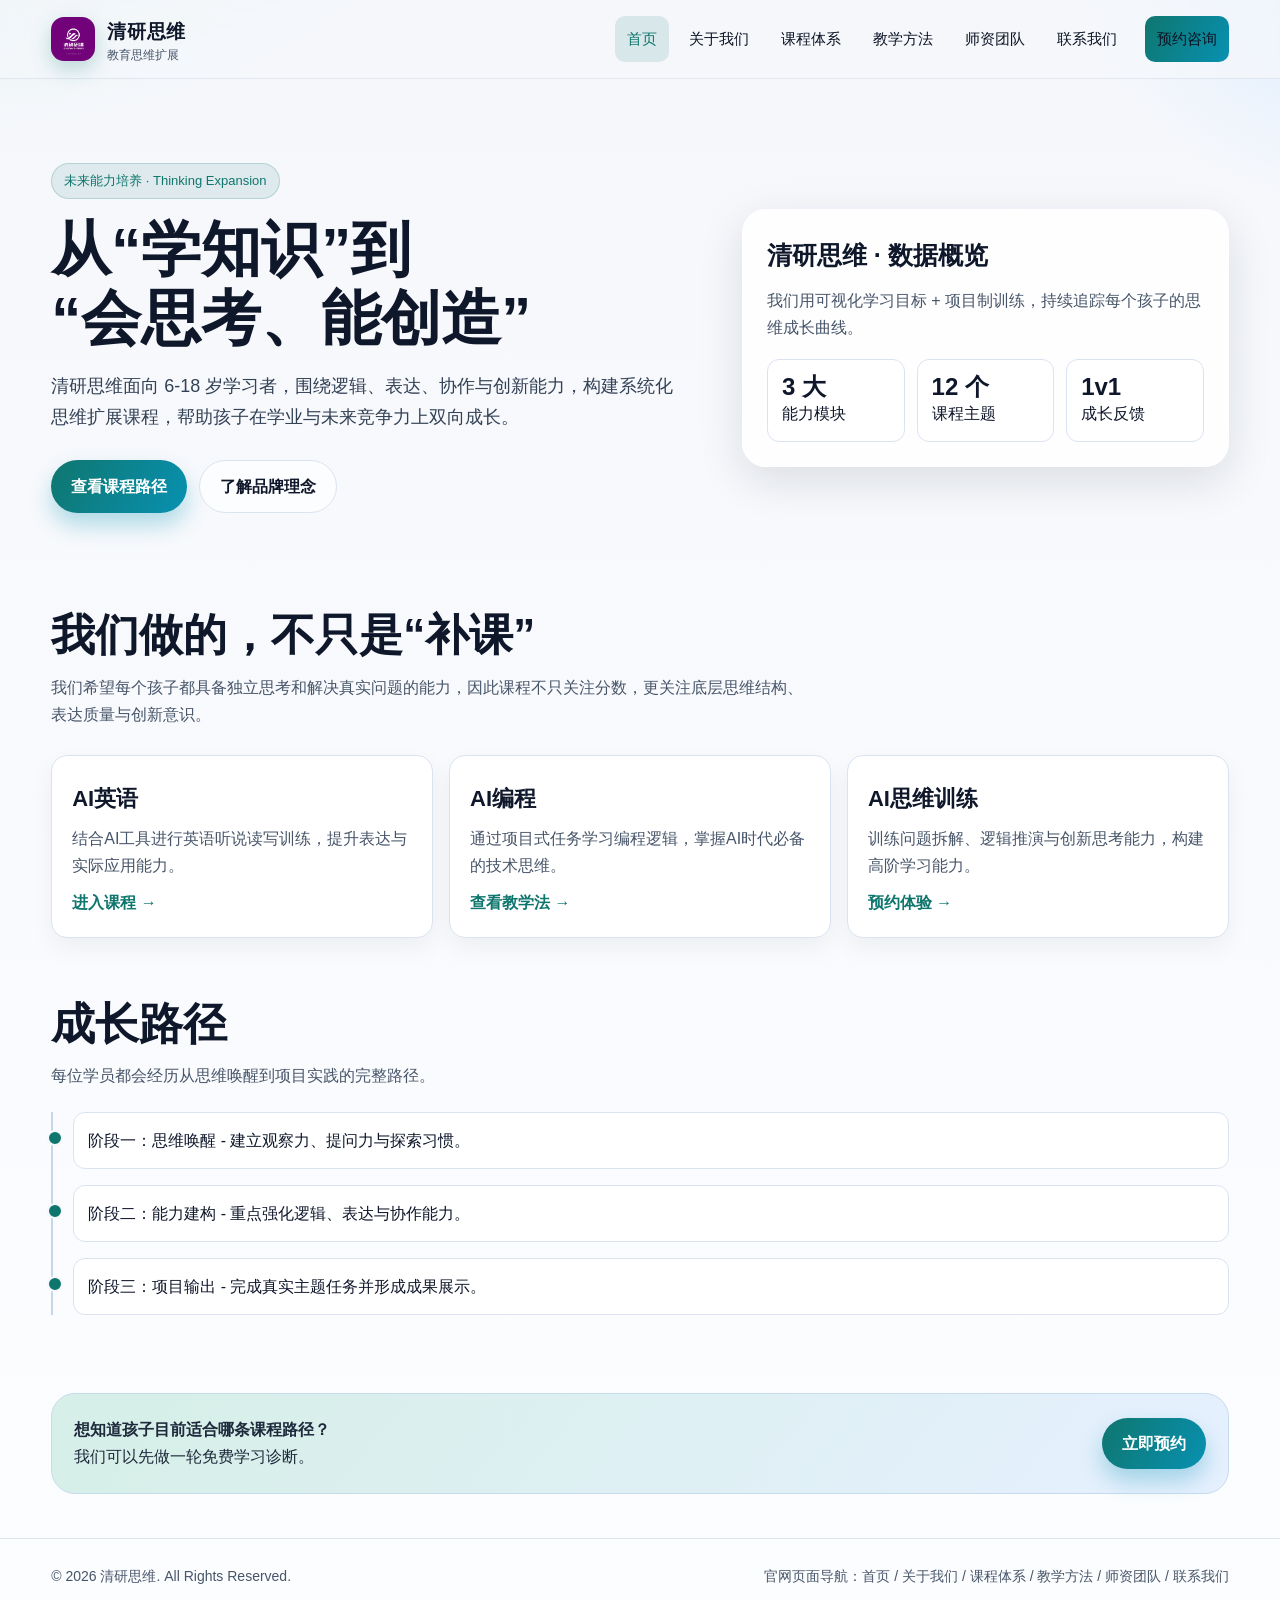
<file: index.html>
﻿<!DOCTYPE html>
<html lang="zh-CN">
<head>
  <meta charset="UTF-8" />
  <meta name="viewport" content="width=device-width, initial-scale=1.0" />
  <title>清研思维 | 教育思维扩展官网</title>
  <meta name="description" content="清研思维专注教育领域思维扩展，提供AI英语、AI编程与AI思维训练课程。" />
  <link rel="stylesheet" href="assets/css/style.css" />
</head>
<body data-page="home">
  <header class="site-header">
    <div class="container nav-wrap">
      <a class="brand" href="/">
        <img src="logo.png" alt="清研思维 logo" />
        <div>
          <strong>清研思维</strong>
          <span>教育思维扩展</span>
        </div>
      </a>
      <button class="menu-btn" data-menu-toggle aria-expanded="false" aria-label="打开菜单">菜单</button>
      <nav class="main-nav" aria-label="主导航">
        <a data-nav="home" href="/">首页</a>
        <a data-nav="about" href="/about">关于我们</a>
        <a data-nav="courses" href="/courses">课程体系</a>
        <a data-nav="methodology" href="/methodology">教学方法</a>
        <a data-nav="team" href="/team">师资团队</a>
        <a data-nav="contact" href="/contact">联系我们</a>
                <a data-nav="admin" href="/admin">后台登录</a>
        <a class="nav-cta" href="/contact#form">预约咨询</a>
      </nav>
    </div>
  </header>

  <main class="container">
    <section class="hero">
      <div class="reveal">
        <span class="badge">未来能力培养 · Thinking Expansion</span>
        <h1>从“学知识”到<br />“会思考、能创造”</h1>
        <p class="subtitle">清研思维面向 6-18 岁学习者，围绕逻辑、表达、协作与创新能力，构建系统化思维扩展课程，帮助孩子在学业与未来竞争力上双向成长。</p>
        <div class="actions">
          <a class="btn btn-primary" href="/courses">查看课程路径</a>
          <a class="btn btn-ghost" href="/about">了解品牌理念</a>
        </div>
      </div>

      <aside class="glass hero-card reveal">
        <h3>清研思维 · 数据概览</h3>
        <p>我们用可视化学习目标 + 项目制训练，持续追踪每个孩子的思维成长曲线。</p>
        <div class="stats">
          <div class="stat"><strong>3 大</strong><span>能力模块</span></div>
          <div class="stat"><strong>12 个</strong><span>课程主题</span></div>
          <div class="stat"><strong>1v1</strong><span>成长反馈</span></div>
        </div>
      </aside>
    </section>

    <section class="section reveal">
      <h2>我们做的，不只是“补课”</h2>
      <p class="lead">我们希望每个孩子都具备独立思考和解决真实问题的能力，因此课程不只关注分数，更关注底层思维结构、表达质量与创新意识。</p>
      <div class="grid-3">
        <article class="card">
          <h3>AI英语</h3>
          <p>结合AI工具进行英语听说读写训练，提升表达与实际应用能力。</p>
          <a class="link" href="/courses">进入课程 →</a>
        </article>
        <article class="card">
          <h3>AI编程</h3>
          <p>通过项目式任务学习编程逻辑，掌握AI时代必备的技术思维。</p>
          <a class="link" href="/methodology">查看教学法 →</a>
        </article>
        <article class="card">
          <h3>AI思维训练</h3>
          <p>训练问题拆解、逻辑推演与创新思考能力，构建高阶学习能力。</p>
          <a class="link" href="/contact#form">预约体验 →</a>
        </article>
      </div>
    </section>

    <section class="section reveal">
      <h2>成长路径</h2>
      <p class="lead">每位学员都会经历从思维唤醒到项目实践的完整路径。</p>
      <div class="timeline">
        <div class="timeline-item">阶段一：思维唤醒 - 建立观察力、提问力与探索习惯。</div>
        <div class="timeline-item">阶段二：能力建构 - 重点强化逻辑、表达与协作能力。</div>
        <div class="timeline-item">阶段三：项目输出 - 完成真实主题任务并形成成果展示。</div>
      </div>
    </section>

    <section class="cta-strip reveal">
      <p><strong>想知道孩子目前适合哪条课程路径？</strong><br />我们可以先做一轮免费学习诊断。</p>
      <a class="btn btn-primary" href="/contact#form">立即预约</a>
    </section>
  </main>

  <footer class="site-footer">
    <div class="container footer-grid">
      <span>© 2026 清研思维. All Rights Reserved.</span>
      <span>官网页面导航：首页 / 关于我们 / 课程体系 / 教学方法 / 师资团队 / 联系我们</span>
    </div>
  </footer>

  <script src="assets/js/main.js"></script>
</body>
</html>
</file>
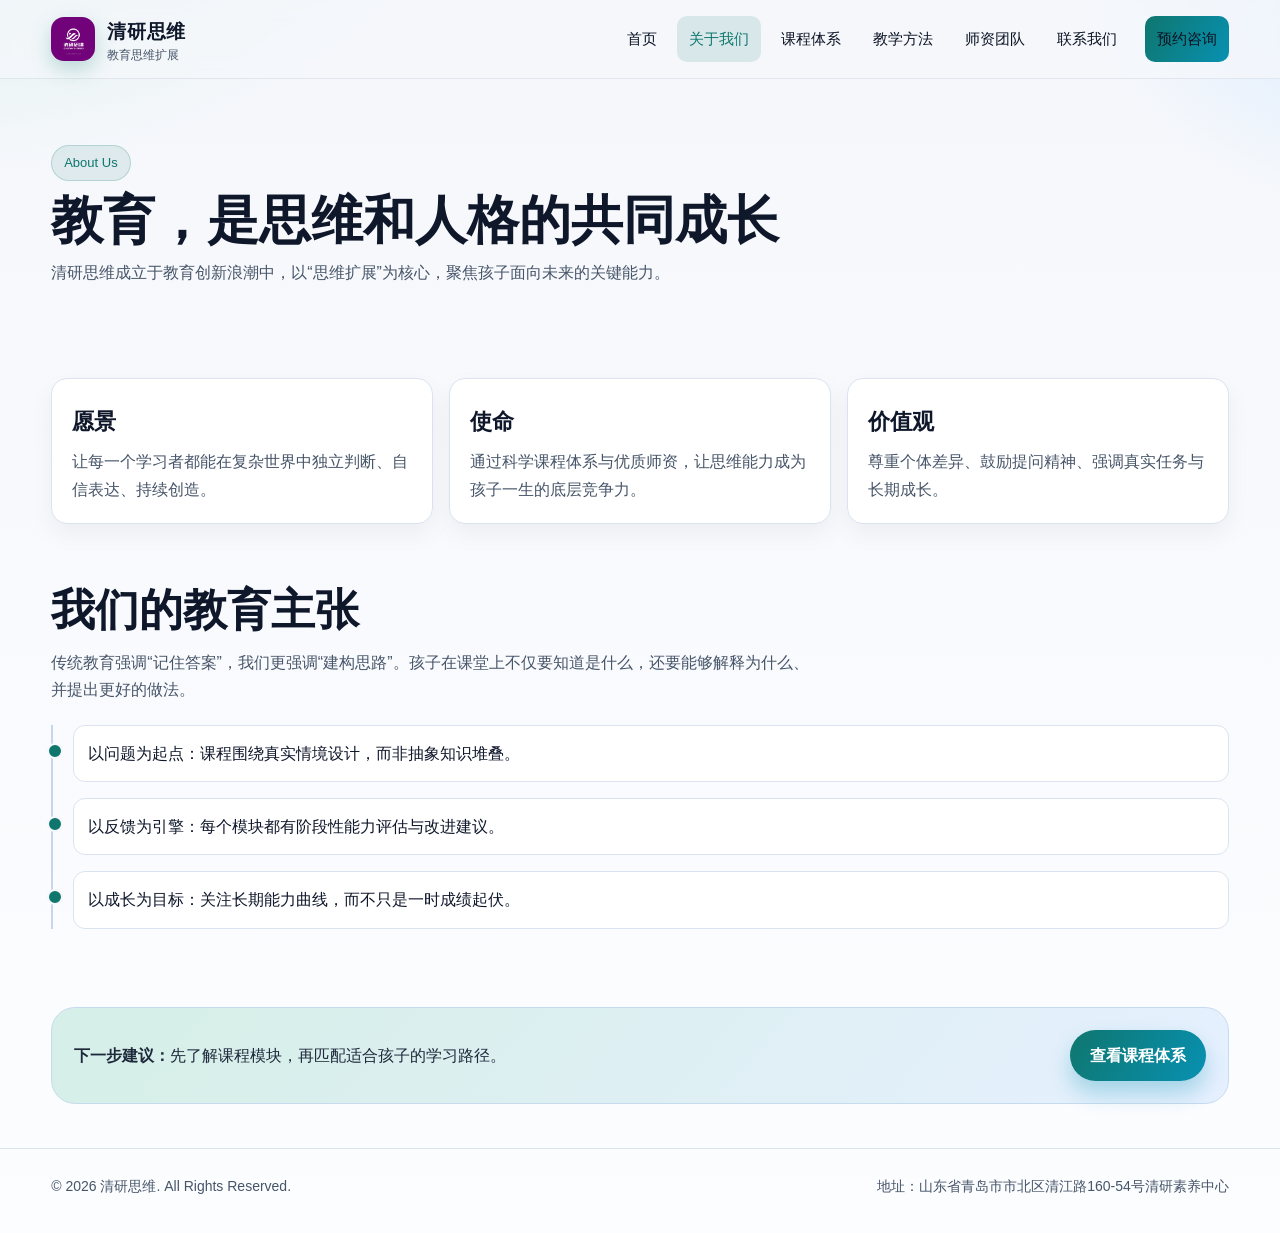
<file: about.html>
﻿<!DOCTYPE html>
<html lang="zh-CN">
<head>
  <meta charset="UTF-8" />
  <meta name="viewport" content="width=device-width, initial-scale=1.0" />
  <title>关于我们 | 清研思维</title>
  <meta name="description" content="了解清研思维的品牌理念、发展历程与教育价值观。" />
  <link rel="stylesheet" href="assets/css/style.css" />
</head>
<body data-page="about">
  <header class="site-header">
    <div class="container nav-wrap">
      <a class="brand" href="/">
        <img src="logo.png" alt="清研思维 logo" />
        <div><strong>清研思维</strong><span>教育思维扩展</span></div>
      </a>
      <button class="menu-btn" data-menu-toggle aria-expanded="false" aria-label="打开菜单">菜单</button>
      <nav class="main-nav" aria-label="主导航">
        <a data-nav="home" href="/">首页</a>
        <a data-nav="about" href="/about">关于我们</a>
        <a data-nav="courses" href="/courses">课程体系</a>
        <a data-nav="methodology" href="/methodology">教学方法</a>
        <a data-nav="team" href="/team">师资团队</a>
        <a data-nav="contact" href="/contact">联系我们</a>
                <a data-nav="admin" href="/admin">后台登录</a>
        <a class="nav-cta" href="/contact#form">预约咨询</a>
      </nav>
    </div>
  </header>

  <main class="container">
    <section class="page-hero reveal">
      <span class="badge">About Us</span>
      <h1>教育，是思维和人格的共同成长</h1>
      <p>清研思维成立于教育创新浪潮中，以“思维扩展”为核心，聚焦孩子面向未来的关键能力。</p>
    </section>

    <section class="section reveal">
      <div class="grid-3">
        <article class="card">
          <h3>愿景</h3>
          <p>让每一个学习者都能在复杂世界中独立判断、自信表达、持续创造。</p>
        </article>
        <article class="card">
          <h3>使命</h3>
          <p>通过科学课程体系与优质师资，让思维能力成为孩子一生的底层竞争力。</p>
        </article>
        <article class="card">
          <h3>价值观</h3>
          <p>尊重个体差异、鼓励提问精神、强调真实任务与长期成长。</p>
        </article>
      </div>
    </section>

    <section class="section reveal">
      <h2>我们的教育主张</h2>
      <p class="lead">传统教育强调“记住答案”，我们更强调“建构思路”。孩子在课堂上不仅要知道是什么，还要能够解释为什么、并提出更好的做法。</p>
      <div class="timeline">
        <div class="timeline-item">以问题为起点：课程围绕真实情境设计，而非抽象知识堆叠。</div>
        <div class="timeline-item">以反馈为引擎：每个模块都有阶段性能力评估与改进建议。</div>
        <div class="timeline-item">以成长为目标：关注长期能力曲线，而不只是一时成绩起伏。</div>
      </div>
    </section>

    <section class="cta-strip reveal">
      <p><strong>下一步建议：</strong>先了解课程模块，再匹配适合孩子的学习路径。</p>
      <a class="btn btn-primary" href="/courses">查看课程体系</a>
    </section>
  </main>

  <footer class="site-footer">
    <div class="container footer-grid">
      <span>© 2026 清研思维. All Rights Reserved.</span>
      <span>地址：山东省青岛市市北区清江路160-54号清研素养中心</span>
    </div>
  </footer>

  <script src="assets/js/main.js"></script>
</body>
</html>
</file>
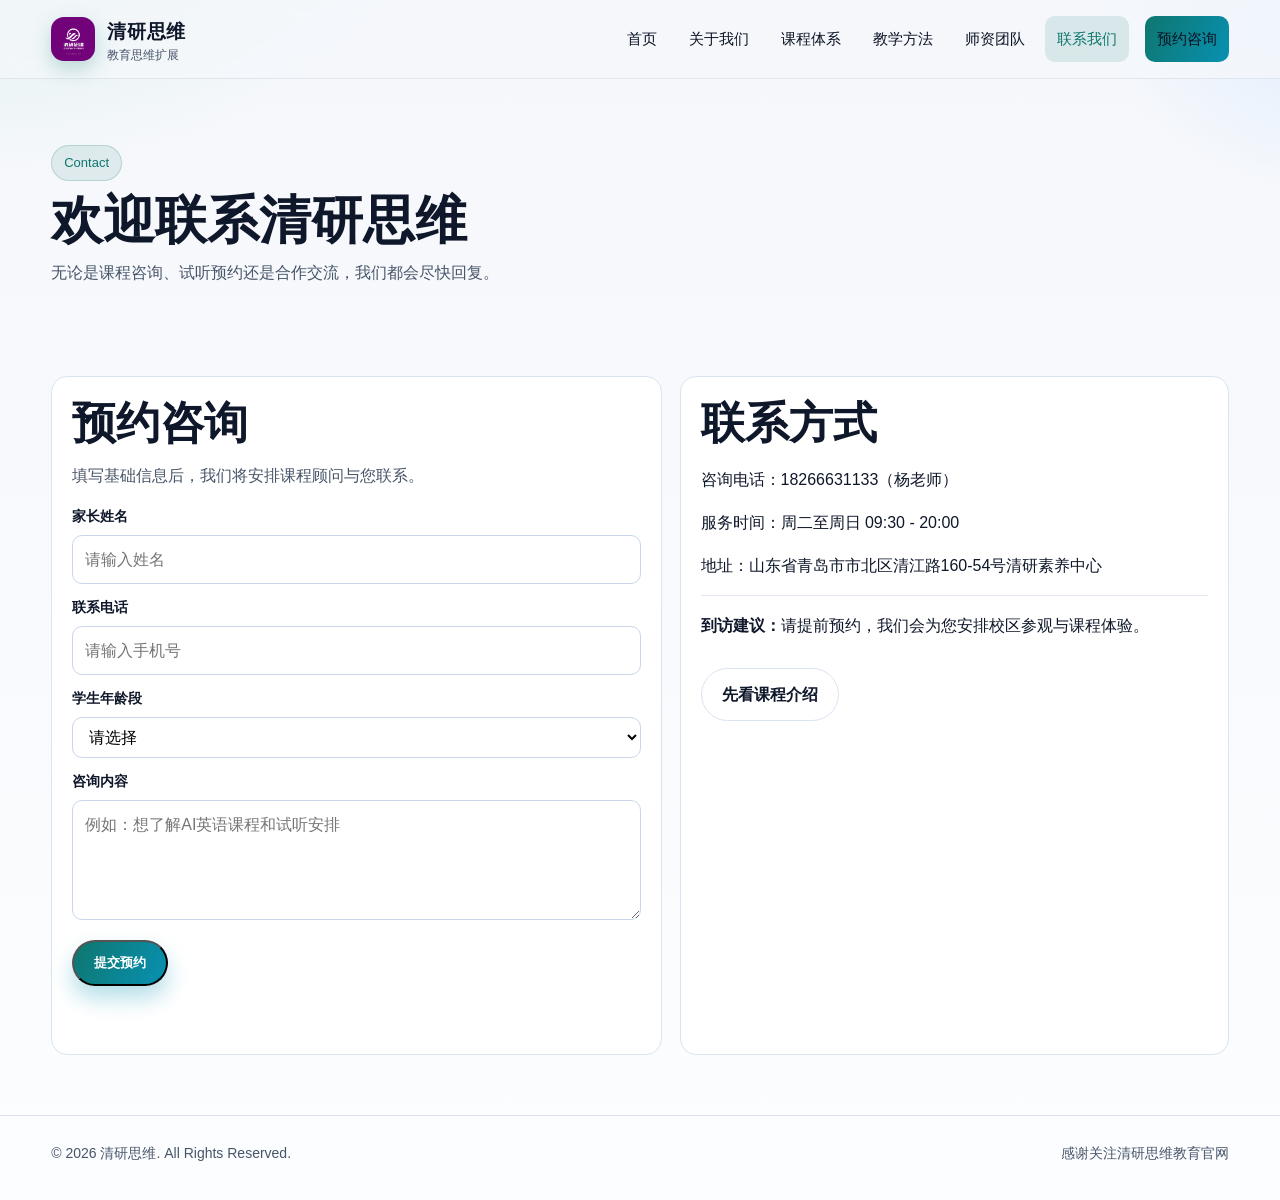
<file: contact.html>
﻿<!DOCTYPE html>
<html lang="zh-CN">
<head>
  <meta charset="UTF-8" />
  <meta name="viewport" content="width=device-width, initial-scale=1.0" />
  <title>联系我们 | 清研思维</title>
  <meta name="description" content="联系清研思维，预约课程咨询与试听体验。" />
  <link rel="stylesheet" href="assets/css/style.css" />
</head>
<body data-page="contact">
  <header class="site-header">
    <div class="container nav-wrap">
      <a class="brand" href="/">
        <img src="logo.png" alt="清研思维 logo" />
        <div><strong>清研思维</strong><span>教育思维扩展</span></div>
      </a>
      <button class="menu-btn" data-menu-toggle aria-expanded="false" aria-label="打开菜单">菜单</button>
      <nav class="main-nav" aria-label="主导航">
        <a data-nav="home" href="/">首页</a>
        <a data-nav="about" href="/about">关于我们</a>
        <a data-nav="courses" href="/courses">课程体系</a>
        <a data-nav="methodology" href="/methodology">教学方法</a>
        <a data-nav="team" href="/team">师资团队</a>
        <a data-nav="contact" href="/contact">联系我们</a>
                <a data-nav="admin" href="/admin">后台登录</a>
        <a class="nav-cta" href="/contact#form">预约咨询</a>
      </nav>
    </div>
  </header>

  <main class="container">
    <section class="page-hero reveal">
      <span class="badge">Contact</span>
      <h1>欢迎联系清研思维</h1>
      <p>无论是课程咨询、试听预约还是合作交流，我们都会尽快回复。</p>
    </section>

    <section class="section reveal" id="form">
      <div class="contact-layout">
        <article class="form-card">
          <h2>预约咨询</h2>
          <p class="lead">填写基础信息后，我们将安排课程顾问与您联系。</p>
          <form id="contact-form" novalidate>
            <div class="form-row">
              <label for="name">家长姓名</label>
              <input id="name" name="name" placeholder="请输入姓名" />
            </div>
            <div class="form-row">
              <label for="phone">联系电话</label>
              <input id="phone" name="phone" placeholder="请输入手机号" />
            </div>
            <div class="form-row">
              <label for="studentAge">学生年龄段</label>
              <select id="studentAge" name="studentAge">
                <option value="">请选择</option>
                <option value="6-9">6-9 岁</option>
                <option value="10-14">10-14 岁</option>
                <option value="15-18">15-18 岁</option>
              </select>
            </div>
            <div class="form-row">
              <label for="message">咨询内容</label>
              <textarea id="message" name="message" placeholder="例如：想了解AI英语课程和试听安排"></textarea>
            </div>
            <button class="btn btn-primary" type="submit">提交预约</button>
            <p class="form-status" role="status" aria-live="polite"></p>
          </form>
        </article>

        <aside class="contact-card">
          <h2>联系方式</h2>
          <p>咨询电话：18266631133（杨老师）</p>
          <p>服务时间：周二至周日 09:30 - 20:00</p>
          <p>地址：山东省青岛市市北区清江路160-54号清研素养中心</p>
          <hr style="border:none;border-top:1px solid #e2e8f0;margin:16px 0" />
          <p><strong>到访建议：</strong>请提前预约，我们会为您安排校区参观与课程体验。</p>
          <a class="btn btn-ghost" href="/courses" style="margin-top:12px">先看课程介绍</a>
        </aside>
      </div>
    </section>
  </main>

  <footer class="site-footer">
    <div class="container footer-grid">
      <span>© 2026 清研思维. All Rights Reserved.</span>
      <span>感谢关注清研思维教育官网</span>
    </div>
  </footer>

  <script src="assets/js/main.js"></script>
</body>
</html>
</file>
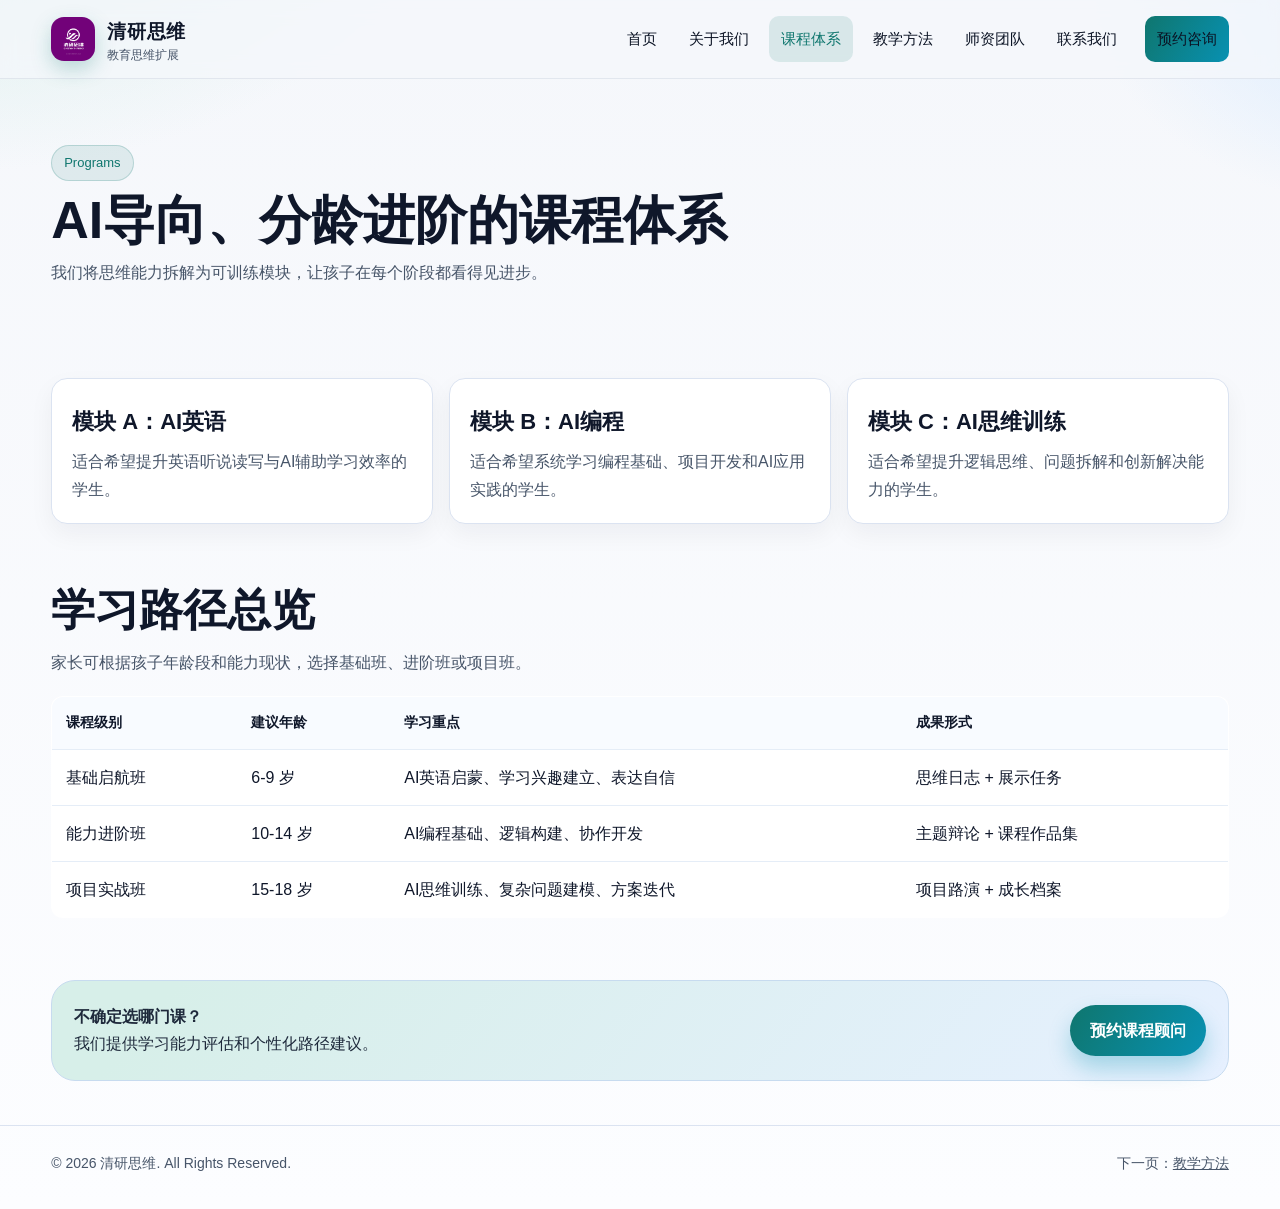
<file: courses.html>
﻿<!DOCTYPE html>
<html lang="zh-CN">
<head>
  <meta charset="UTF-8" />
  <meta name="viewport" content="width=device-width, initial-scale=1.0" />
  <title>课程体系 | 清研思维</title>
  <meta name="description" content="清研思维课程体系：AI英语、AI编程、AI思维训练三大模块。" />
  <link rel="stylesheet" href="assets/css/style.css" />
</head>
<body data-page="courses">
  <header class="site-header">
    <div class="container nav-wrap">
      <a class="brand" href="/">
        <img src="logo.png" alt="清研思维 logo" />
        <div><strong>清研思维</strong><span>教育思维扩展</span></div>
      </a>
      <button class="menu-btn" data-menu-toggle aria-expanded="false" aria-label="打开菜单">菜单</button>
      <nav class="main-nav" aria-label="主导航">
        <a data-nav="home" href="/">首页</a>
        <a data-nav="about" href="/about">关于我们</a>
        <a data-nav="courses" href="/courses">课程体系</a>
        <a data-nav="methodology" href="/methodology">教学方法</a>
        <a data-nav="team" href="/team">师资团队</a>
        <a data-nav="contact" href="/contact">联系我们</a>
                <a data-nav="admin" href="/admin">后台登录</a>
        <a class="nav-cta" href="/contact#form">预约咨询</a>
      </nav>
    </div>
  </header>

  <main class="container">
    <section class="page-hero reveal">
      <span class="badge">Programs</span>
      <h1>AI导向、分龄进阶的课程体系</h1>
      <p>我们将思维能力拆解为可训练模块，让孩子在每个阶段都看得见进步。</p>
    </section>

    <section class="section reveal">
      <div class="grid-3">
        <article class="card">
          <h3>模块 A：AI英语</h3>
          <p>适合希望提升英语听说读写与AI辅助学习效率的学生。</p>
        </article>
        <article class="card">
          <h3>模块 B：AI编程</h3>
          <p>适合希望系统学习编程基础、项目开发和AI应用实践的学生。</p>
        </article>
        <article class="card">
          <h3>模块 C：AI思维训练</h3>
          <p>适合希望提升逻辑思维、问题拆解和创新解决能力的学生。</p>
        </article>
      </div>
    </section>

    <section class="section reveal">
      <h2>学习路径总览</h2>
      <p class="lead">家长可根据孩子年龄段和能力现状，选择基础班、进阶班或项目班。</p>
      <table class="table">
        <thead>
          <tr>
            <th>课程级别</th>
            <th>建议年龄</th>
            <th>学习重点</th>
            <th>成果形式</th>
          </tr>
        </thead>
        <tbody>
          <tr>
            <td>基础启航班</td>
            <td>6-9 岁</td>
            <td>AI英语启蒙、学习兴趣建立、表达自信</td>
            <td>思维日志 + 展示任务</td>
          </tr>
          <tr>
            <td>能力进阶班</td>
            <td>10-14 岁</td>
            <td>AI编程基础、逻辑构建、协作开发</td>
            <td>主题辩论 + 课程作品集</td>
          </tr>
          <tr>
            <td>项目实战班</td>
            <td>15-18 岁</td>
            <td>AI思维训练、复杂问题建模、方案迭代</td>
            <td>项目路演 + 成长档案</td>
          </tr>
        </tbody>
      </table>
    </section>

    <section class="cta-strip reveal">
      <p><strong>不确定选哪门课？</strong><br />我们提供学习能力评估和个性化路径建议。</p>
      <a class="btn btn-primary" href="/contact#form">预约课程顾问</a>
    </section>
  </main>

  <footer class="site-footer">
    <div class="container footer-grid">
      <span>© 2026 清研思维. All Rights Reserved.</span>
      <span>下一页：<a href="/methodology">教学方法</a></span>
    </div>
  </footer>

  <script src="assets/js/main.js"></script>
</body>
</html>
</file>
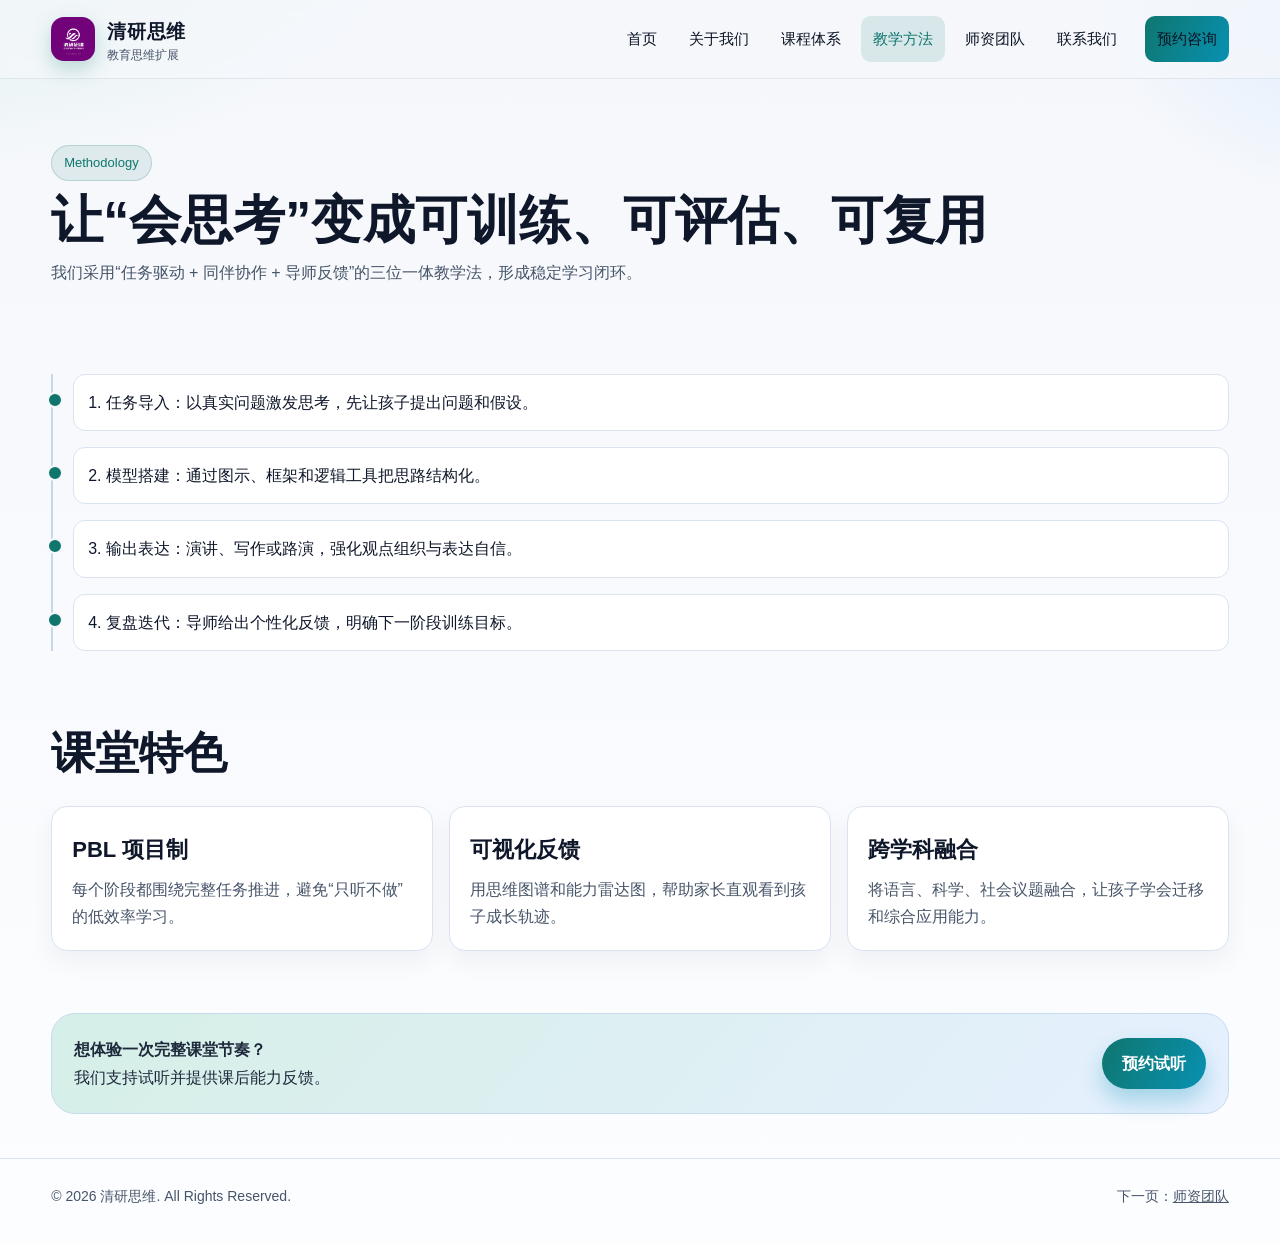
<file: methodology.html>
﻿<!DOCTYPE html>
<html lang="zh-CN">
<head>
  <meta charset="UTF-8" />
  <meta name="viewport" content="width=device-width, initial-scale=1.0" />
  <title>教学方法 | 清研思维</title>
  <meta name="description" content="清研思维教学方法：PBL项目制、结构化反馈、学习闭环。" />
  <link rel="stylesheet" href="assets/css/style.css" />
</head>
<body data-page="methodology">
  <header class="site-header">
    <div class="container nav-wrap">
      <a class="brand" href="/">
        <img src="logo.png" alt="清研思维 logo" />
        <div><strong>清研思维</strong><span>教育思维扩展</span></div>
      </a>
      <button class="menu-btn" data-menu-toggle aria-expanded="false" aria-label="打开菜单">菜单</button>
      <nav class="main-nav" aria-label="主导航">
        <a data-nav="home" href="/">首页</a>
        <a data-nav="about" href="/about">关于我们</a>
        <a data-nav="courses" href="/courses">课程体系</a>
        <a data-nav="methodology" href="/methodology">教学方法</a>
        <a data-nav="team" href="/team">师资团队</a>
        <a data-nav="contact" href="/contact">联系我们</a>
                <a data-nav="admin" href="/admin">后台登录</a>
        <a class="nav-cta" href="/contact#form">预约咨询</a>
      </nav>
    </div>
  </header>

  <main class="container">
    <section class="page-hero reveal">
      <span class="badge">Methodology</span>
      <h1>让“会思考”变成可训练、可评估、可复用</h1>
      <p>我们采用“任务驱动 + 同伴协作 + 导师反馈”的三位一体教学法，形成稳定学习闭环。</p>
    </section>

    <section class="section reveal">
      <div class="timeline">
        <div class="timeline-item">1. 任务导入：以真实问题激发思考，先让孩子提出问题和假设。</div>
        <div class="timeline-item">2. 模型搭建：通过图示、框架和逻辑工具把思路结构化。</div>
        <div class="timeline-item">3. 输出表达：演讲、写作或路演，强化观点组织与表达自信。</div>
        <div class="timeline-item">4. 复盘迭代：导师给出个性化反馈，明确下一阶段训练目标。</div>
      </div>
    </section>

    <section class="section reveal">
      <h2>课堂特色</h2>
      <div class="grid-3">
        <article class="card">
          <h3>PBL 项目制</h3>
          <p>每个阶段都围绕完整任务推进，避免“只听不做”的低效率学习。</p>
        </article>
        <article class="card">
          <h3>可视化反馈</h3>
          <p>用思维图谱和能力雷达图，帮助家长直观看到孩子成长轨迹。</p>
        </article>
        <article class="card">
          <h3>跨学科融合</h3>
          <p>将语言、科学、社会议题融合，让孩子学会迁移和综合应用能力。</p>
        </article>
      </div>
    </section>

    <section class="cta-strip reveal">
      <p><strong>想体验一次完整课堂节奏？</strong><br />我们支持试听并提供课后能力反馈。</p>
      <a class="btn btn-primary" href="/contact#form">预约试听</a>
    </section>
  </main>

  <footer class="site-footer">
    <div class="container footer-grid">
      <span>© 2026 清研思维. All Rights Reserved.</span>
      <span>下一页：<a href="/team">师资团队</a></span>
    </div>
  </footer>

  <script src="assets/js/main.js"></script>
</body>
</html>
</file>
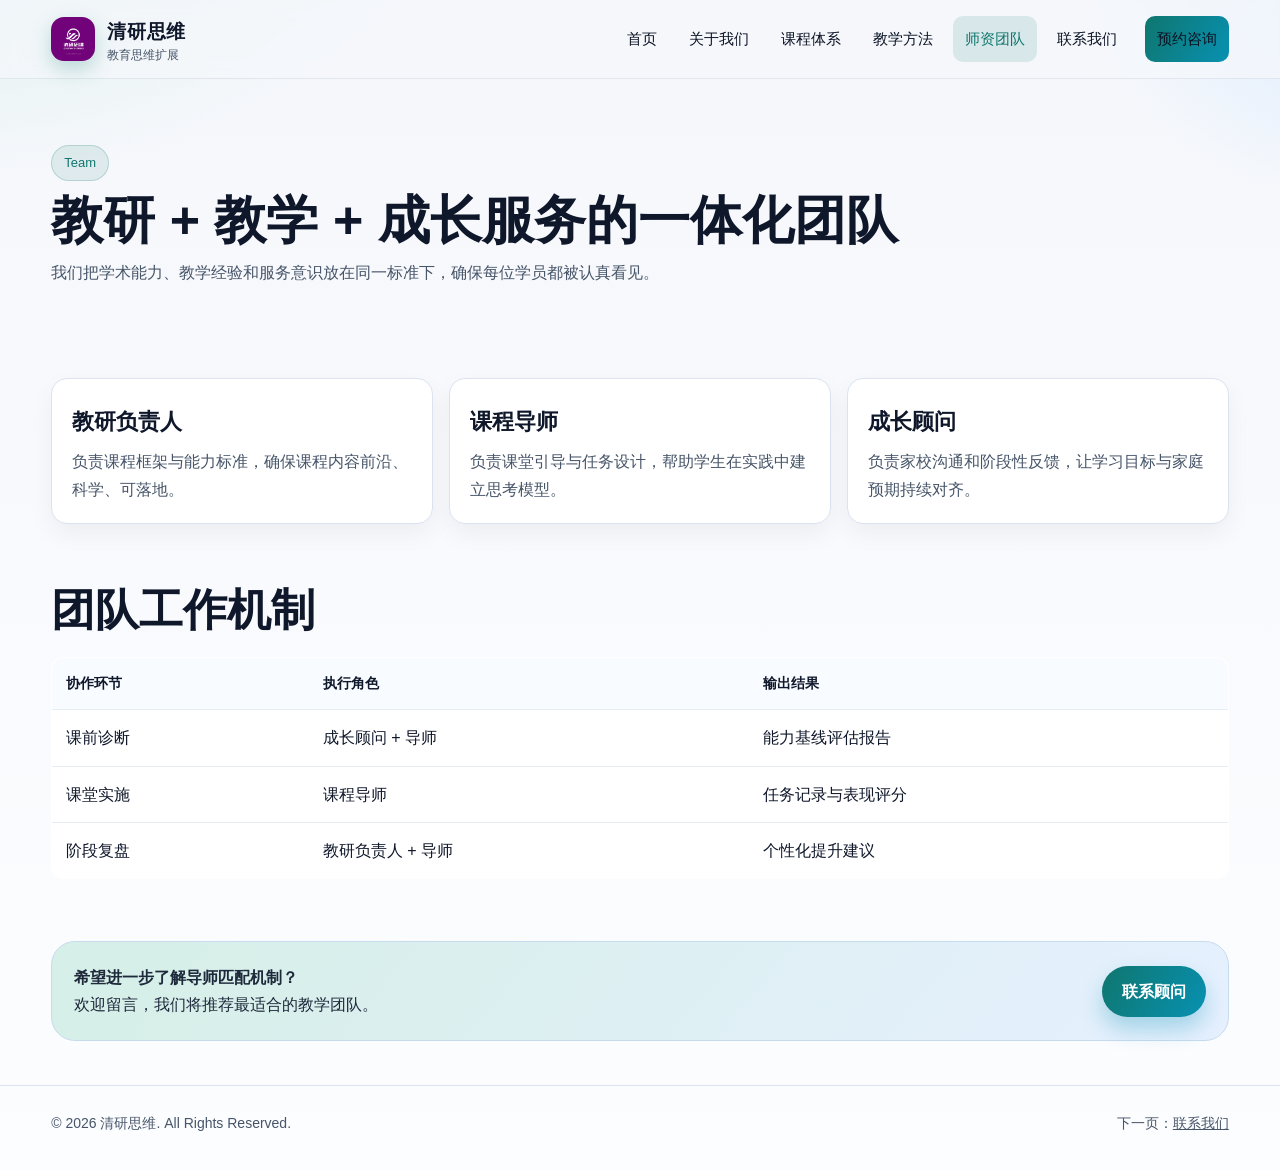
<file: team.html>
﻿<!DOCTYPE html>
<html lang="zh-CN">
<head>
  <meta charset="UTF-8" />
  <meta name="viewport" content="width=device-width, initial-scale=1.0" />
  <title>师资团队 | 清研思维</title>
  <meta name="description" content="清研思维师资团队：教研、课程导师与成长顾问协同支持。" />
  <link rel="stylesheet" href="assets/css/style.css" />
</head>
<body data-page="team">
  <header class="site-header">
    <div class="container nav-wrap">
      <a class="brand" href="/">
        <img src="logo.png" alt="清研思维 logo" />
        <div><strong>清研思维</strong><span>教育思维扩展</span></div>
      </a>
      <button class="menu-btn" data-menu-toggle aria-expanded="false" aria-label="打开菜单">菜单</button>
      <nav class="main-nav" aria-label="主导航">
        <a data-nav="home" href="/">首页</a>
        <a data-nav="about" href="/about">关于我们</a>
        <a data-nav="courses" href="/courses">课程体系</a>
        <a data-nav="methodology" href="/methodology">教学方法</a>
        <a data-nav="team" href="/team">师资团队</a>
        <a data-nav="contact" href="/contact">联系我们</a>
                <a data-nav="admin" href="/admin">后台登录</a>
        <a class="nav-cta" href="/contact#form">预约咨询</a>
      </nav>
    </div>
  </header>

  <main class="container">
    <section class="page-hero reveal">
      <span class="badge">Team</span>
      <h1>教研 + 教学 + 成长服务的一体化团队</h1>
      <p>我们把学术能力、教学经验和服务意识放在同一标准下，确保每位学员都被认真看见。</p>
    </section>

    <section class="section reveal">
      <div class="grid-3">
        <article class="card">
          <h3>教研负责人</h3>
          <p>负责课程框架与能力标准，确保课程内容前沿、科学、可落地。</p>
        </article>
        <article class="card">
          <h3>课程导师</h3>
          <p>负责课堂引导与任务设计，帮助学生在实践中建立思考模型。</p>
        </article>
        <article class="card">
          <h3>成长顾问</h3>
          <p>负责家校沟通和阶段性反馈，让学习目标与家庭预期持续对齐。</p>
        </article>
      </div>
    </section>

    <section class="section reveal">
      <h2>团队工作机制</h2>
      <table class="table">
        <thead>
          <tr>
            <th>协作环节</th>
            <th>执行角色</th>
            <th>输出结果</th>
          </tr>
        </thead>
        <tbody>
          <tr>
            <td>课前诊断</td>
            <td>成长顾问 + 导师</td>
            <td>能力基线评估报告</td>
          </tr>
          <tr>
            <td>课堂实施</td>
            <td>课程导师</td>
            <td>任务记录与表现评分</td>
          </tr>
          <tr>
            <td>阶段复盘</td>
            <td>教研负责人 + 导师</td>
            <td>个性化提升建议</td>
          </tr>
        </tbody>
      </table>
    </section>

    <section class="cta-strip reveal">
      <p><strong>希望进一步了解导师匹配机制？</strong><br />欢迎留言，我们将推荐最适合的教学团队。</p>
      <a class="btn btn-primary" href="/contact#form">联系顾问</a>
    </section>
  </main>

  <footer class="site-footer">
    <div class="container footer-grid">
      <span>© 2026 清研思维. All Rights Reserved.</span>
      <span>下一页：<a href="/contact">联系我们</a></span>
    </div>
  </footer>

  <script src="assets/js/main.js"></script>
</body>
</html>
</file>
<file: assets/css/style.css>
﻿:root {
  --bg: #f5f7fb;
  --bg-2: #eef3ff;
  --surface: rgba(255, 255, 255, 0.82);
  --surface-strong: #ffffff;
  --text: #0f172a;
  --muted: #475569;
  --brand: #0f766e;
  --brand-2: #0891b2;
  --accent: #f97316;
  --line: #dbe3f1;
  --shadow: 0 14px 45px rgba(15, 23, 42, 0.12);
  --radius-lg: 24px;
  --radius-md: 16px;
  --radius-sm: 12px;
  --container: min(1180px, 92vw);
}

* {
  box-sizing: border-box;
}

html,
body {
  margin: 0;
  padding: 0;
}

body {
  font-family: "Noto Sans SC", "Source Han Sans SC", "PingFang SC", "Microsoft YaHei", sans-serif;
  color: var(--text);
  line-height: 1.7;
  background:
    radial-gradient(1200px 700px at -5% -10%, #d7efe9 0%, transparent 42%),
    radial-gradient(900px 600px at 110% 0%, #d9ebff 0%, transparent 35%),
    linear-gradient(180deg, var(--bg), #fcfdff);
  min-height: 100vh;
}

a {
  color: inherit;
}

.container {
  width: var(--container);
  margin: 0 auto;
}

.site-header {
  position: sticky;
  top: 0;
  z-index: 30;
  backdrop-filter: blur(10px);
  background: rgba(245, 247, 251, 0.75);
  border-bottom: 1px solid rgba(148, 163, 184, 0.2);
}

.nav-wrap {
  display: flex;
  align-items: center;
  justify-content: space-between;
  min-height: 78px;
}

.brand {
  display: inline-flex;
  align-items: center;
  gap: 12px;
  text-decoration: none;
}

.brand img {
  width: 44px;
  height: 44px;
  border-radius: 13px;
  box-shadow: 0 8px 20px rgba(15, 118, 110, 0.25);
  object-fit: cover;
  background: #fff;
}

.brand strong {
  font-size: 19px;
  letter-spacing: 0.04em;
}

.brand span {
  display: block;
  font-size: 12px;
  color: var(--muted);
  line-height: 1.2;
}

.menu-btn {
  display: none;
  border: 1px solid var(--line);
  background: #fff;
  border-radius: 10px;
  padding: 8px 11px;
  font-size: 14px;
  cursor: pointer;
}

.main-nav {
  display: flex;
  align-items: center;
  gap: 8px;
}

.main-nav a {
  text-decoration: none;
  color: #0b1324;
  font-size: 15px;
  padding: 10px 12px;
  border-radius: 10px;
  transition: 0.25s;
}

.main-nav a:hover,
.main-nav a.active {
  color: var(--brand);
  background: rgba(15, 118, 110, 0.12);
}

.main-nav a[data-nav="admin"] {
  display: none;
}

.nav-cta {
  margin-left: 8px;
  padding: 10px 16px;
  border-radius: 999px;
  text-decoration: none;
  color: #fff;
  font-size: 14px;
  background: linear-gradient(120deg, var(--brand), var(--brand-2));
}

.hero {
  display: grid;
  grid-template-columns: 1.15fr 0.85fr;
  gap: 32px;
  align-items: center;
  padding: 84px 0 54px;
}

.badge {
  display: inline-flex;
  align-items: center;
  gap: 8px;
  font-size: 13px;
  color: var(--brand);
  background: rgba(15, 118, 110, 0.1);
  border: 1px solid rgba(15, 118, 110, 0.2);
  border-radius: 999px;
  padding: 6px 12px;
}

h1 {
  margin: 16px 0 14px;
  font-size: clamp(34px, 5.5vw, 60px);
  line-height: 1.15;
}

.subtitle {
  color: #334155;
  max-width: 640px;
  font-size: 18px;
}

.actions {
  display: flex;
  gap: 12px;
  flex-wrap: wrap;
  margin-top: 28px;
}

.btn {
  display: inline-flex;
  align-items: center;
  justify-content: center;
  text-decoration: none;
  border-radius: 999px;
  padding: 12px 20px;
  font-weight: 600;
  transition: transform 0.2s ease, box-shadow 0.2s ease;
}

.btn:hover {
  transform: translateY(-2px);
}

.btn-primary {
  color: #fff;
  background: linear-gradient(120deg, var(--brand), var(--brand-2));
  box-shadow: 0 12px 22px rgba(8, 145, 178, 0.3);
}

.btn-ghost {
  color: var(--text);
  background: rgba(255, 255, 255, 0.7);
  border: 1px solid var(--line);
}

.glass {
  background: var(--surface);
  border: 1px solid rgba(255, 255, 255, 0.6);
  border-radius: var(--radius-lg);
  box-shadow: var(--shadow);
}

.hero-card {
  padding: 24px;
}

.hero-card h3 {
  margin: 0;
  font-size: 25px;
}

.hero-card p {
  margin: 10px 0 0;
  color: var(--muted);
}

.stats {
  display: grid;
  grid-template-columns: repeat(3, 1fr);
  gap: 12px;
  margin-top: 18px;
}

.stat {
  padding: 14px;
  background: #fff;
  border: 1px solid var(--line);
  border-radius: var(--radius-sm);
}

.stat strong {
  display: block;
  font-size: 24px;
  line-height: 1.1;
}

.section {
  padding: 42px 0 18px;
}

.section h2 {
  margin: 0;
  font-size: clamp(28px, 4vw, 44px);
  line-height: 1.2;
}

.section p.lead {
  margin-top: 12px;
  color: var(--muted);
  max-width: 760px;
}

.grid-3 {
  margin-top: 26px;
  display: grid;
  grid-template-columns: repeat(3, 1fr);
  gap: 16px;
}

.card {
  padding: 20px;
  background: var(--surface-strong);
  border: 1px solid var(--line);
  border-radius: var(--radius-md);
  box-shadow: 0 10px 24px rgba(15, 23, 42, 0.05);
}

.card h3 {
  margin: 4px 0 8px;
  font-size: 22px;
}

.card p {
  margin: 0;
  color: var(--muted);
}

.card .link {
  display: inline-block;
  margin-top: 10px;
  color: var(--brand);
  text-decoration: none;
  font-weight: 600;
}

.timeline {
  margin-top: 22px;
  border-left: 2px solid #c6d6ec;
  padding-left: 20px;
}

.timeline-item {
  position: relative;
  margin-bottom: 16px;
  background: #fff;
  border: 1px solid var(--line);
  border-radius: 12px;
  padding: 14px;
}

.timeline-item::before {
  content: "";
  position: absolute;
  left: -27px;
  top: 17px;
  width: 12px;
  height: 12px;
  border-radius: 50%;
  background: var(--brand);
  border: 2px solid #f5f7fb;
}

.cta-strip {
  margin: 44px 0;
  padding: 22px;
  display: flex;
  gap: 18px;
  align-items: center;
  justify-content: space-between;
  background: linear-gradient(130deg, #d7efe9 10%, #e6f0ff 100%);
  border: 1px solid #c7dbef;
  border-radius: var(--radius-lg);
}

.cta-strip p {
  margin: 0;
  color: #1e293b;
}

.table {
  width: 100%;
  border-collapse: collapse;
  margin-top: 20px;
  background: #fff;
  border-radius: 12px;
  overflow: hidden;
  border: 1px solid var(--line);
}

.table th,
.table td {
  padding: 14px;
  text-align: left;
  border-bottom: 1px solid #e5edf7;
}

.table th {
  background: #f8fbff;
  font-size: 14px;
  color: #0f172a;
}

.contact-layout {
  margin-top: 24px;
  display: grid;
  grid-template-columns: 1fr 0.9fr;
  gap: 18px;
}

.form-card,
.contact-card {
  padding: 20px;
  background: #fff;
  border: 1px solid var(--line);
  border-radius: var(--radius-md);
}

.form-row {
  margin-bottom: 12px;
}

label {
  display: block;
  font-weight: 600;
  margin-bottom: 6px;
  font-size: 14px;
}

input,
select,
textarea {
  width: 100%;
  font: inherit;
  border: 1px solid #c9d6ea;
  border-radius: 10px;
  padding: 10px 12px;
  background: #fff;
}

textarea {
  min-height: 120px;
  resize: vertical;
}

.form-status {
  font-size: 14px;
  color: var(--brand);
  min-height: 20px;
}

.site-footer {
  margin-top: 42px;
  border-top: 1px solid var(--line);
  padding: 26px 0 34px;
  color: var(--muted);
  font-size: 14px;
}

.footer-grid {
  display: flex;
  justify-content: space-between;
  gap: 12px;
  flex-wrap: wrap;
}

.page-hero {
  padding: 66px 0 24px;
}

.page-hero h1 {
  margin: 10px 0 8px;
  font-size: clamp(34px, 4.6vw, 52px);
}

.page-hero p {
  margin: 0;
  color: var(--muted);
}

.reveal {
  opacity: 0;
  transform: translateY(18px);
  transition: 0.55s ease;
}

.reveal.show {
  opacity: 1;
  transform: translateY(0);
}

@media (max-width: 980px) {
  .hero,
  .contact-layout {
    grid-template-columns: 1fr;
  }

  .grid-3 {
    grid-template-columns: 1fr 1fr;
  }

  .main-nav {
    position: fixed;
    left: 4vw;
    right: 4vw;
    top: 84px;
    background: #ffffff;
    border: 1px solid var(--line);
    border-radius: 14px;
    padding: 10px;
    box-shadow: var(--shadow);
    display: none;
    flex-direction: column;
    align-items: stretch;
    gap: 3px;
  }

  .main-nav.open {
    display: flex;
  }

  .main-nav a,
  .nav-cta {
    margin: 0;
    width: 100%;
    text-align: center;
  }

  .menu-btn {
    display: inline-flex;
    align-items: center;
    justify-content: center;
  }
}

@media (max-width: 680px) {
  .grid-3,
  .stats {
    grid-template-columns: 1fr;
  }

  .cta-strip {
    flex-direction: column;
    align-items: flex-start;
  }
}

.admin-actions {
  display: flex;
  gap: 10px;
  flex-wrap: wrap;
  margin: 10px 0 14px;
}

.table-wrap {
  overflow-x: auto;
}

.mono {
  font-family: "Consolas", "Menlo", monospace;
  background: #f8fafc;
  border: 1px solid #e2e8f0;
  border-radius: 8px;
  padding: 2px 8px;
}
</file>
